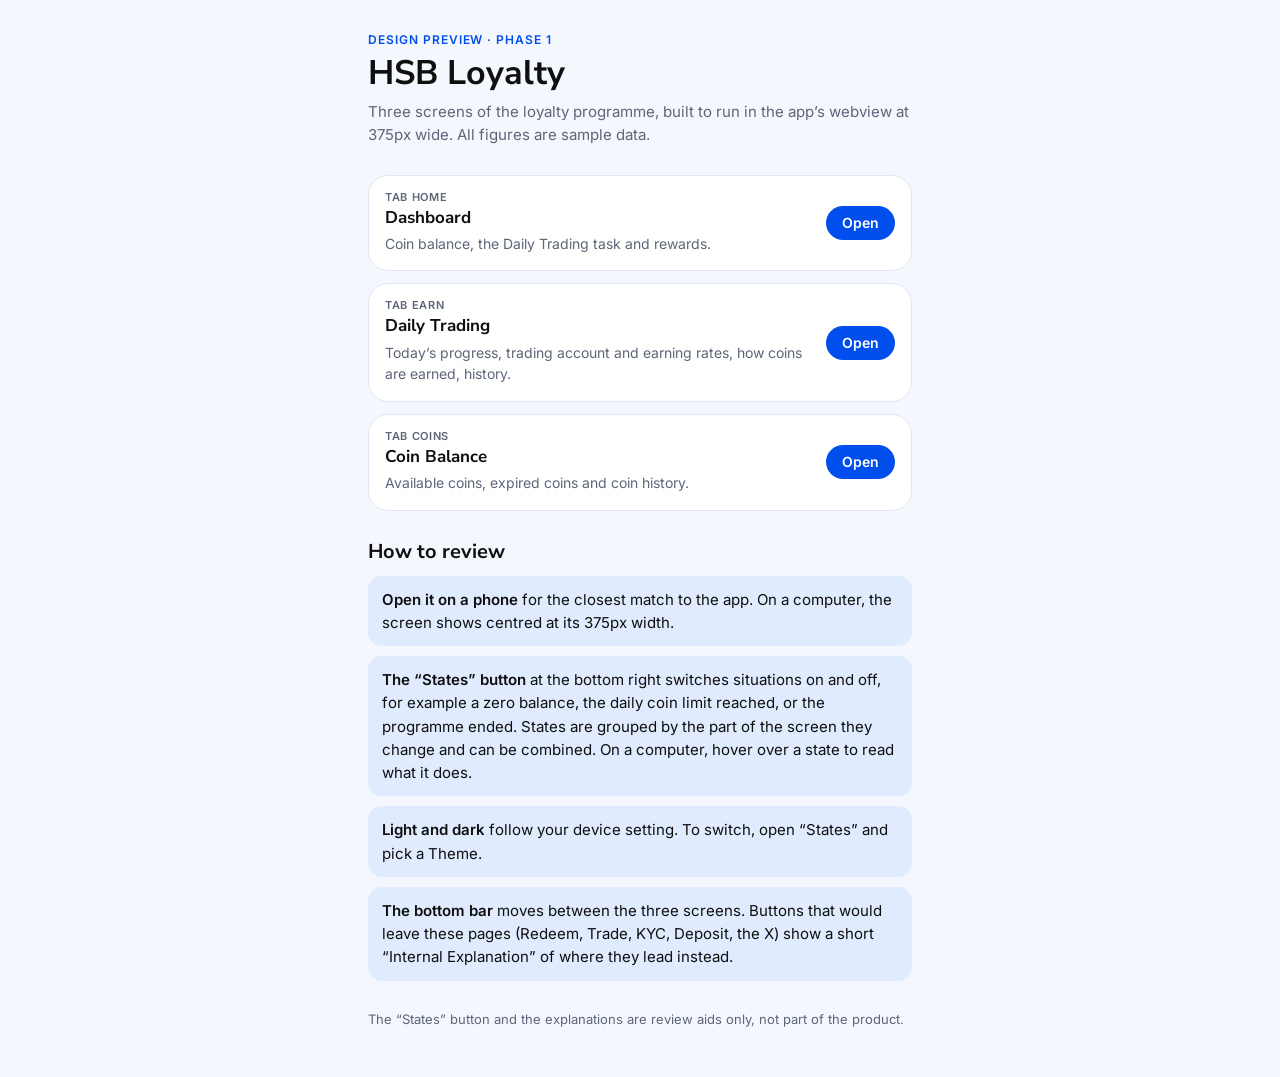
<file: index.html>
<!doctype html>
<html lang="en">
<head>
<meta charset="utf-8">
<meta name="viewport" content="width=device-width, initial-scale=1, viewport-fit=cover">
<title>HSB Loyalty Review</title>
<style>
/* Layout: one narrow column, a phone-sized reading width, three screen cards then the review notes. */
@font-face { font-family: "Inter"; font-weight: 400; src: url("assets/fonts/inter-latin-400.woff2") format("woff2"); font-display: swap; }
@font-face { font-family: "Inter"; font-weight: 600; src: url("assets/fonts/inter-latin-600.woff2") format("woff2"); font-display: swap; }
@font-face { font-family: "Nunito Sans"; font-weight: 700; src: url("assets/fonts/nunito-sans-latin-700.woff2") format("woff2"); font-display: swap; }
:root {
  --bg: #f4f7fd; --surface: #ffffff; --line: #e1e7f2; --fg: #0f0f10; --muted: #5d6578; --accent: #004eeb; --accent-soft: #e0ebff; --on-accent: #ffffff;
  --display: "Nunito Sans", "Segoe UI", system-ui, sans-serif; --body: "Inter", system-ui, -apple-system, sans-serif;
}
@media (prefers-color-scheme: dark) { :root:not([data-theme="light"]) {
  --bg: #0b0f16; --surface: #161b23; --line: #272e3a; --fg: #ffffff; --muted: #9aa3b5; --accent: #5b8dff; --accent-soft: #1b2b4d; --on-accent: #ffffff; color-scheme: dark; } }
:root[data-theme="dark"] {
  --bg: #0b0f16; --surface: #161b23; --line: #272e3a; --fg: #ffffff; --muted: #9aa3b5; --accent: #5b8dff; --accent-soft: #1b2b4d; --on-accent: #ffffff; color-scheme: dark; }
html { -webkit-text-size-adjust: 100%; }
body { margin: 0; background: var(--bg); color: var(--fg); font: 400 15px/1.55 var(--body); }
.wrap { max-width: 34rem; margin: 0 auto; padding-inline: 16px; padding-block: 32px 48px; display: flex; flex-direction: column; gap: 28px; }
.eyebrow { font: 600 12px/1.4 var(--body); letter-spacing: .08em; text-transform: uppercase; color: var(--accent); }
h1 { margin: 6px 0 8px; font: 700 34px/1.1 var(--display); text-wrap: balance; }
h2 { margin: 0; font: 700 20px/1.25 var(--display); }
p { margin: 0; }
.lead { color: var(--muted); }
.screens { display: flex; flex-direction: column; gap: 12px; }
.screen { display: grid; grid-template-columns: 1fr auto; align-items: center; gap: 4px 16px; padding: 16px; border-radius: 20px; background: var(--surface); border: 1px solid var(--line); color: inherit; text-decoration: none; }
.screen:hover { border-color: var(--accent); }
.screen:focus-visible { outline: 2px solid var(--accent); outline-offset: 2px; }
.screen b { font: 700 17px/1.3 var(--display); }
.screen .tab { justify-self: start; font: 600 11px/1 var(--body); letter-spacing: .06em; text-transform: uppercase; color: var(--muted); }
.screen .what { grid-column: 1; color: var(--muted); font-size: 14px; min-width: 0; }
.screen .go { grid-column: 2; grid-row: 1 / span 3; padding: 10px 16px; border-radius: 999px; background: var(--accent); color: var(--on-accent); font: 600 14px/1 var(--body); white-space: nowrap; }
.notes { display: flex; flex-direction: column; gap: 12px; }
.notes ul { margin: 0; padding: 0; list-style: none; display: flex; flex-direction: column; gap: 10px; }
.notes li { padding: 12px 14px; border-radius: 14px; background: var(--accent-soft); }
.notes li strong { font-weight: 600; }
.foot { color: var(--muted); font-size: 13px; }
</style>

</head>
<body>
<main class="wrap">
  <header>
    <p class="eyebrow">Design preview · Phase 1</p>
    <h1>HSB Loyalty</h1>
    <p class="lead">Three screens of the loyalty programme, built to run in the app’s webview at 375px wide. All figures are sample data.</p>
  </header>

  <section class="screens" aria-label="Screens">
    <a class="screen" href="pages/dashboard.html">
      <span class="tab">Tab Home</span>
      <b>Dashboard</b>
      <span class="what">Coin balance, the Daily Trading task and rewards.</span>
      <span class="go">Open</span>
    </a>
    <a class="screen" href="pages/trading-task.html">
      <span class="tab">Tab Earn</span>
      <b>Daily Trading</b>
      <span class="what">Today’s progress, trading account and earning rates, how coins are earned, history.</span>
      <span class="go">Open</span>
    </a>
    <a class="screen" href="pages/point-balance.html">
      <span class="tab">Tab Coins</span>
      <b>Coin Balance</b>
      <span class="what">Available coins, expired coins and coin history.</span>
      <span class="go">Open</span>
    </a>
  </section>

  <section class="notes">
    <h2>How to review</h2>
    <ul>
      <li><strong>Open it on a phone</strong> for the closest match to the app. On a computer, the screen shows centred at its 375px width.</li>
      <li><strong>The “States” button</strong> at the bottom right switches situations on and off, for example a zero balance, the daily coin limit reached, or the programme ended. States are grouped by the part of the screen they change and can be combined. On a computer, hover over a state to read what it does.</li>
      <li><strong>Light and dark</strong> follow your device setting. To switch, open “States” and pick a Theme.</li>
      <li><strong>The bottom bar</strong> moves between the three screens. Buttons that would leave these pages (Redeem, Trade, KYC, Deposit, the X) show a short “Internal Explanation” of where they lead instead.</li>
    </ul>
  </section>

  <p class="foot">The “States” button and the explanations are review aids only, not part of the product.</p>
</main>
</body>
</html>
</file>
